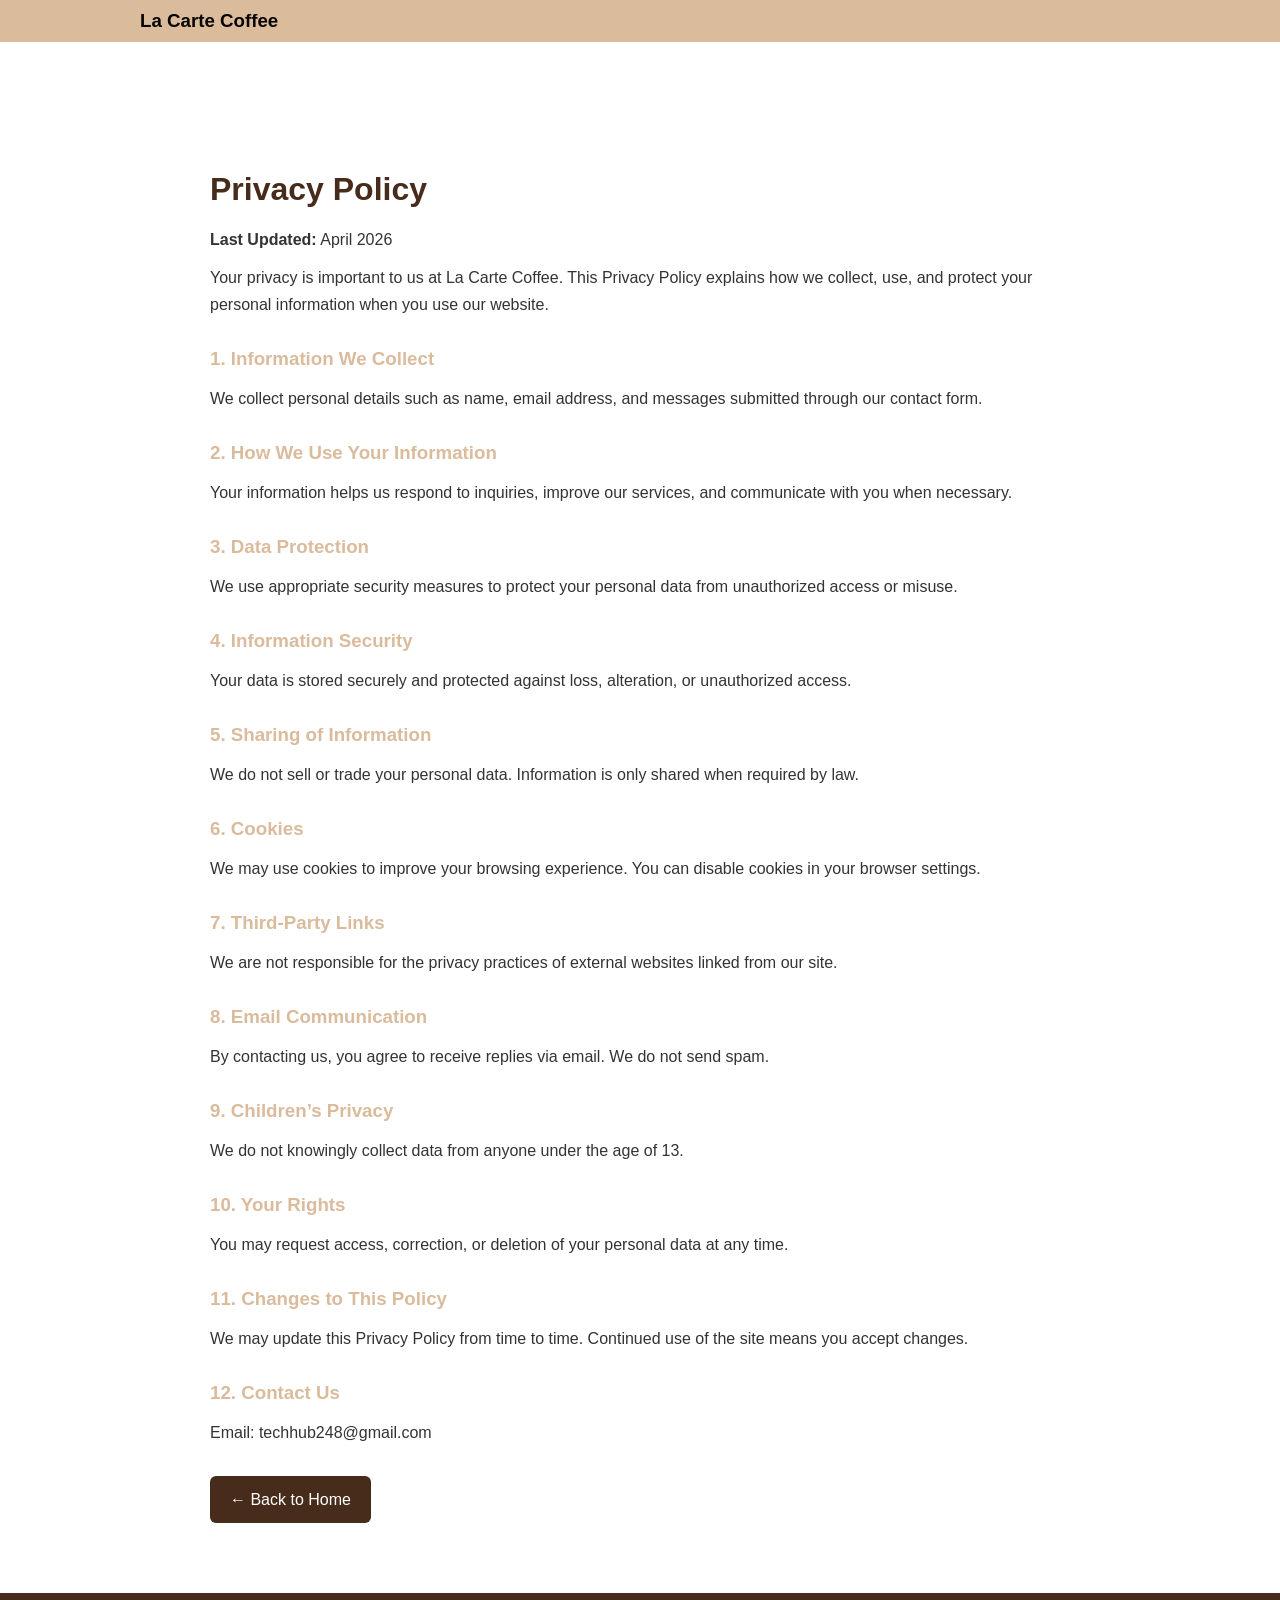
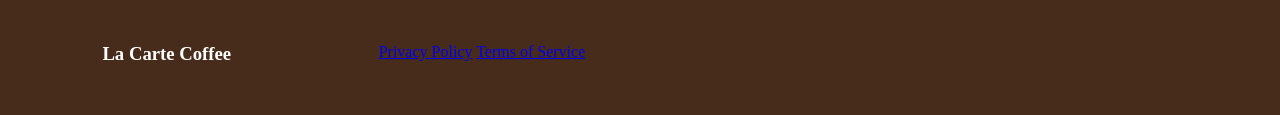
<file: privacy.html>
<!DOCTYPE html>
<html lang="en">
<head>
    <link rel="icon" href="./images/favicon.jpg">
    <meta charset="UTF-8">
    <meta name="viewport" content="width=device-width, initial-scale=1.0">
    <title>Privacy Policy | La Carte Coffee</title>
    <link rel="stylesheet" href="./css/style.css">

    <style>
        .policy-container {
            max-width: 900px;
            margin: 100px auto 50px;
            padding: 20px;
            line-height: 1.7;
        }

        .policy-container h1 {
            font-size: 32px;
            color: #472c1b;
            margin-bottom: 10px;
        }

        .policy-container h3 {
            margin-top: 25px;
            color: #dabb9c;
        }

        .policy-container p {
            margin-top: 10px;
            color: #333;
        }

        .back-btn {
            display: inline-block;
            margin-top: 30px;
            padding: 10px 20px;
            background: #472c1b;
            color: #fff;
            text-decoration: none;
            border-radius: 6px;
            transition: 0.3s ease;
        }

        .back-btn:hover {
            transform: translateY(-3px);
        }
    </style>
</head>

<body>

<!-- Header -->
<div class="header">
    <div class="logo">
        <h3>La Carte Coffee</h3>
    </div>
</div>

<!-- Privacy Policy Content -->
<div class="policy-container">

    <h1>Privacy Policy</h1>
    <p><strong>Last Updated:</strong> April 2026</p>

    <p>Your privacy is important to us at La Carte Coffee. This Privacy Policy explains how we collect, use, and protect your personal information when you use our website.</p>

    <h3>1. Information We Collect</h3>
    <p>We collect personal details such as name, email address, and messages submitted through our contact form.</p>

    <h3>2. How We Use Your Information</h3>
    <p>Your information helps us respond to inquiries, improve our services, and communicate with you when necessary.</p>

    <h3>3. Data Protection</h3>
    <p>We use appropriate security measures to protect your personal data from unauthorized access or misuse.</p>

    <h3>4. Information Security</h3>
    <p>Your data is stored securely and protected against loss, alteration, or unauthorized access.</p>

    <h3>5. Sharing of Information</h3>
    <p>We do not sell or trade your personal data. Information is only shared when required by law.</p>

    <h3>6. Cookies</h3>
    <p>We may use cookies to improve your browsing experience. You can disable cookies in your browser settings.</p>

    <h3>7. Third-Party Links</h3>
    <p>We are not responsible for the privacy practices of external websites linked from our site.</p>

    <h3>8. Email Communication</h3>
    <p>By contacting us, you agree to receive replies via email. We do not send spam.</p>

    <h3>9. Children’s Privacy</h3>
    <p>We do not knowingly collect data from anyone under the age of 13.</p>

    <h3>10. Your Rights</h3>
    <p>You may request access, correction, or deletion of your personal data at any time.</p>

    <h3>11. Changes to This Policy</h3>
    <p>We may update this Privacy Policy from time to time. Continued use of the site means you accept changes.</p>

    <h3>12. Contact Us</h3>
    <p>Email: techhub248@gmail.com</p>

    <a href="index.html" class="back-btn">← Back to Home</a>

</div>

<!-- Footer -->
<footer>
    <div class="footer">
        <div class="name">
            <h3>La Carte Coffee</h3>
        </div>

        <div class="conditions">
            <a href="privacy.html">Privacy Policy</a>
            <a href="terms.html">Terms of Service</a>
        </div>
    </div>
</footer>

</body>
</html>
</file>
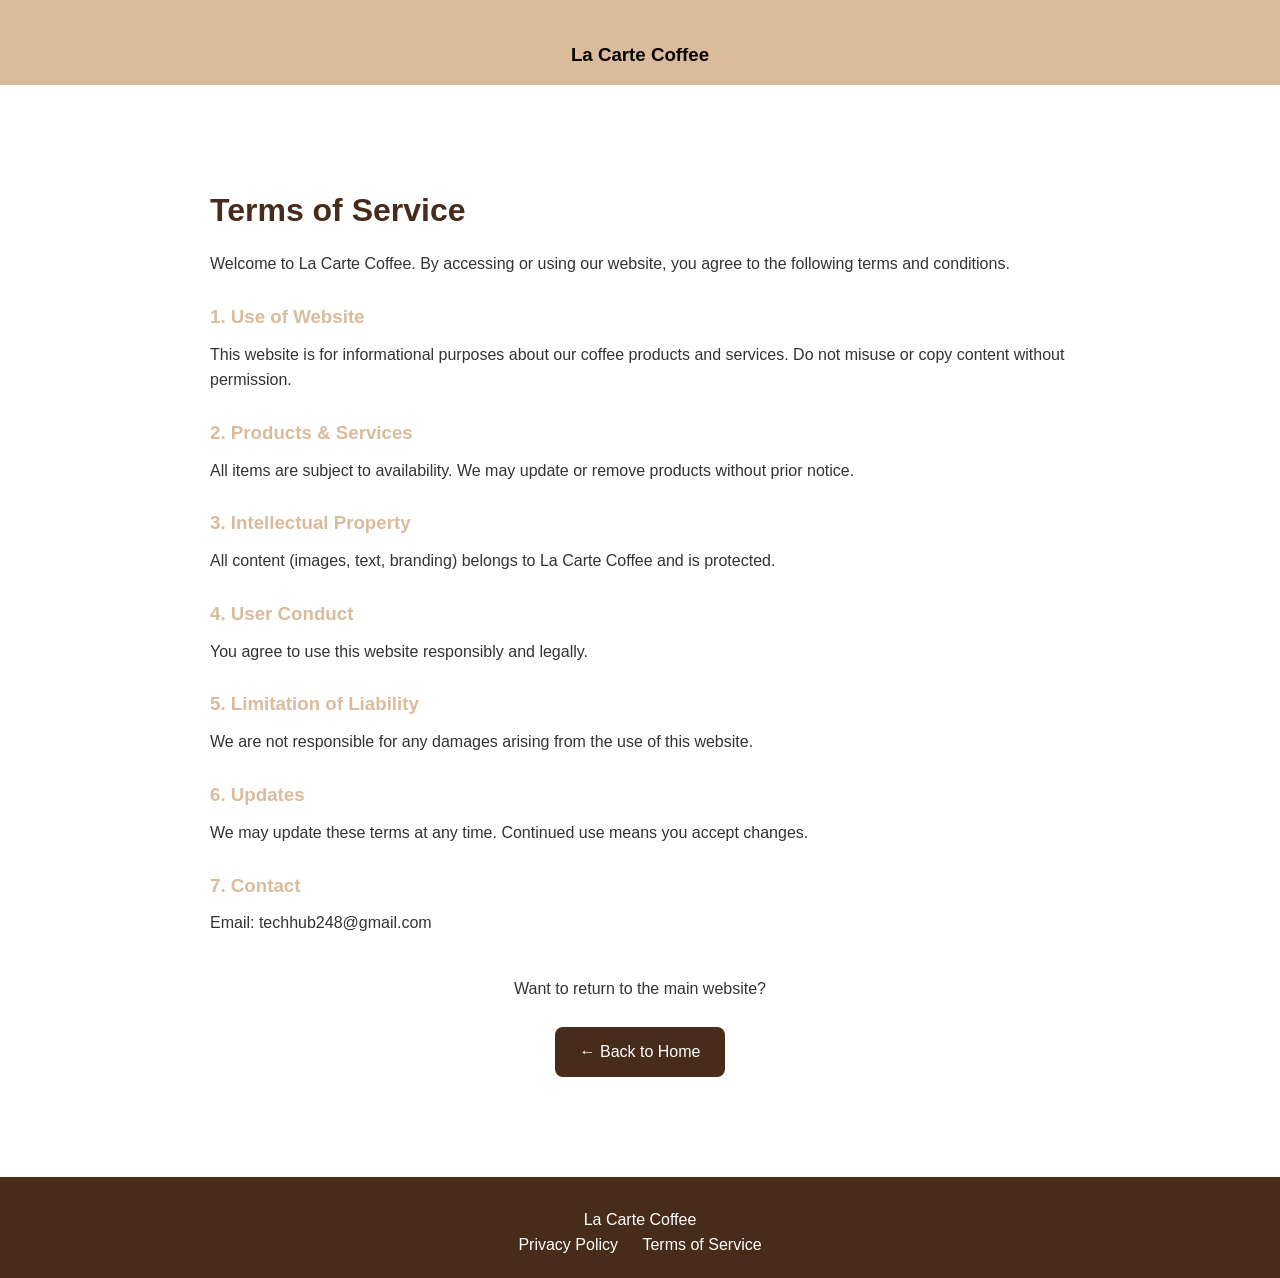
<file: terms of service.html>
<!DOCTYPE html>
<html lang="en">
<head>
    <meta charset="UTF-8">
    <meta name="viewport" content="width=device-width, initial-scale=1.0">
    <title>Terms of Service | La Carte Coffee</title>

    <style>
        *{
            margin: 0;
            padding: 0;
            box-sizing: border-box;
            font-family: Arial, Helvetica, sans-serif;
        }

        body{
            background: #fff;
            color: #333;
            line-height: 1.6;
        }

        /* Header */
        .header{
            background: #dabb9c;
            padding: 15px 20px;
            text-align: center;
        }

        .logo h3{
            color: #080400;
        }

        /* Content */
        .container{
            max-width: 900px;
            margin: 80px auto;
            padding: 20px;
        }

        h1{
            margin-bottom: 15px;
            color: #472c1b;
        }

        h3{
            margin-top: 25px;
            color: #dabb9c;
        }

        p{
            margin-top: 10px;
        }

        /* Back section */
        .back-section{
            margin-top: 40px;
            text-align: center;
        }

        .back-btn{
            display: inline-block;
            padding: 12px 25px;
            background: #472c1b;
            color: #fff;
            text-decoration: none;
            border-radius: 8px;
            transition: 0.3s ease;
        }

        .back-btn:hover{
            transform: translateY(-3px);
            background: #5a3a26;
        }

        /* Footer */
        footer{
            background: #472c1b;
            color: #fff;
            text-align: center;
            padding: 20px;
            margin-top: 40px;
        }

        footer a{
            color: #fff;
            margin: 0 10px;
            text-decoration: none;
        }

        footer a:hover{
            color: #dabb9c;
        }
    </style>
</head>

<body>

<!-- Header -->
<div class="header">
    <div class="logo">
        <h3>La Carte Coffee</h3>
    </div>
</div>

<!-- Terms Content -->
<div class="container">

    <h1>Terms of Service</h1>

    <p>Welcome to La Carte Coffee. By accessing or using our website, you agree to the following terms and conditions.</p>

    <h3>1. Use of Website</h3>
    <p>This website is for informational purposes about our coffee products and services. Do not misuse or copy content without permission.</p>

    <h3>2. Products & Services</h3>
    <p>All items are subject to availability. We may update or remove products without prior notice.</p>

    <h3>3. Intellectual Property</h3>
    <p>All content (images, text, branding) belongs to La Carte Coffee and is protected.</p>

    <h3>4. User Conduct</h3>
    <p>You agree to use this website responsibly and legally.</p>

    <h3>5. Limitation of Liability</h3>
    <p>We are not responsible for any damages arising from the use of this website.</p>

    <h3>6. Updates</h3>
    <p>We may update these terms at any time. Continued use means you accept changes.</p>

    <h3>7. Contact</h3>
    <p>Email: techhub248@gmail.com</p>

    <!-- Back to Home Section -->
    <div class="back-section">
        <p>Want to return to the main website?</p>
        <br>
        <a class="back-btn" href="index.html">← Back to Home</a>
    </div>

</div>

<!-- Footer -->
<footer>
    <p>La Carte Coffee</p>
    <div>
        <a href="privacy.html">Privacy Policy</a>
        <a href="terms.html">Terms of Service</a>
    </div>
</footer>

</body>
</html>
</file>
<file: css/style.css>
*{
    margin: 0;
    padding: 0;
    box-sizing: border-box;
}


html {
    scroll-behavior: smooth;
}

body {
    overflow-x: hidden;
}

/*Colors */
:root{
    --header-color: #dabb9c;
    --header-link: #080400;
    --services-background: #dabb9c;
    --services-text: #cac3b9;
    --footer-color:#472c1b;
}

body{
    font-family: 'Poppins', sans-serif;
        
}

/*Header Section*/
.header{
    position: sticky;
    top: 0;
    z-index: 10;
    display: flex;
    gap: 60vh;
    align-items: center;
    background-color: var(--header-color);
    padding: 10px 20px;
    width: 100%;
}

.logo h3{
    margin-left: 120px;
    color: var(--header-link);
}


/* Navigation Links */
.navs{
    display:flex;
    cursor: pointer;
    gap: 30px;
    align-items: center;
    flex-wrap: wrap;
    
}


.navs a{
    text-decoration: none;
    color: var(--header-link);
    font-size: 15px;
    font-weight: bold;
    cursor: pointer;
    border-bottom: 2px solid transparent;
    transition: border-color 0.3s ease;
}

.navs a:hover{
    border-bottom: 2px solid var(--header-link);
}

.nav-toggle {
    display: none;
}

.menu-toggle {
    display: none;
    font-size: 28px;
    line-height: 1;
    background: none;
    border: none;
    cursor: pointer;
    color: var(--header-link);
}

/* Hero Section */
#home{
    height: 90vh;
    background-image: url('../images/hero background.jpg');
    background-size: cover;
    background-position: center;
    display: flex;
    flex-direction: column;
    justify-content: center;
}

#home h2{
    font-size: 48px;
    margin-top: 0;
    margin-left: 100px;
    color: #fff;
    text-align: left;
    width: 80vh;
    overflow: break-word;
    padding: 20px 10px;
    margin-bottom: 15px;
}

#home p{
    font-size: 20px;
    margin-top: 10px;
    margin-left: 100px;
    color: var(--header-link);
    font-weight: 200;
    text-align: left;
    width: 90vh;
    overflow: break-word;
    padding: 20px 10px;
}

.buttons{
    margin-left: 100px;
    padding: 120px 20px;
    display: flex;
    gap: 60px;
    cursor: pointer;
}

.buttons a:hover{
    transform: translateY(3px);
}

.shop a{
    text-decoration: none;
    color: #fff;
    background-color: var(--header-color);
    padding: 10px 20px;
    font-size: 15px;
    font-weight: bold;
    border-radius: 8px;
}

.contact a{
    text-decoration: none;
    color: #fff;
    background-color: var(--footer-color);
    padding: 10px 20px;
    font-size: 15px;
    font-weight: bold;
    border-radius: 8px;
}




/* Services Section */
#services{
    color: var(--services-text);
    padding: 20px 10px;
    text-align: center;
    margin-left: 60px;
}

#services h3{
    border-bottom: 20px;
    color: var(--header-link);
    margin-bottom: 30px;
    font-size: 28px;
}

#card{
    display: flex;
    justify-content: space-between;
    gap: 25px;
    padding: 40px 10px;
    flex-wrap: wrap;
}

.card1{
    flex: 1;
    min-width: 250px;
    max-width: 300px;
    margin: 0 auto;
    padding: 15px;
    border-radius: 8px;
    transition: all 0.3s ease;
}

.card1 img{
    width: 100%;
    max-width: 120px;
    height: 100px;
    border-radius: 6px;
}

.card1 h3{
    font-size: 18px;
    font-weight: 400;
    font-family: 'Trebuchet MS', 'Lucida Sans Unicode', 'Lucida Grande', 'Lucida Sans', Arial, sans-serif;
    margin: 12px 0;
}

.card1 p{
    word-wrap: break-word;
    font-weight: 600;
    font-size: 16px;
    line-height: 1.4;
}

.card1:hover{
    margin-top: 10px;
    padding: 15px 10px;
    transform: translateY(-5px);
    box-shadow: 0 4px 8px var(--footer-color);
    background-color: var(--header-color);
    color: #fff;
    transition: transform 0.3s ease, box-shadow 0.3s ease;
}


/* About Section */
#about{
   font-family: 'Trebuchet MS', 'Lucida Sans Unicode', 'Lucida Grande', 'Lucida Sans', Arial, sans-serif;
   font-weight: 500;
}


.about{
    display: flex;
}


.desc{
    width: 50%;
    padding: 20px;
    overflow-wrap: break-word;
    background-image: url(../images/description.jpg);
    background-size: cover;
    background-position: center;
    height: 60vh;
}

.desc h3{
    margin-left: 100px;
    color: var(--header-color);
    padding: 20px 10px;
    font-weight: bold;
    font-size: 30px;
}

.desc p{
    margin-left: 100px;
    color: var(--header-link);
    padding: 20px 10px;
    font-size: 20px;
    font-family: Arial, Helvetica, sans-serif;
    font-weight: 500;
}


.desc button{
    margin-left: 100px;
    padding: 10px 20px;
    background-color: var(--header-color);
    color: #fff;
    border: none;
    cursor: pointer;
    font-size: 15px;
    font-weight: bold;
}

.desc a{
    text-decoration: none;
    color: #fff;
}

.desc button:hover{
    background-color: var(--services-background);
    color: #fff;
}


.offers{
    width: 50%;
    padding: 20px;
    background-color: var(--services-background);
    color: #fff;
}


/* about offers */
.offers h4{
    margin-left: 20px;
    text-align: center;
    font-size: 30px;
    color: var(--header-link);
    font-weight: bolder;
    padding: 20px 10px;
}

.offers h3{
    margin-left: 35vh;
    font-size: 30px;
    margin-top: 10px;
    margin-right: 35vh;
    color: var(--header-link);
    font-weight: bolder;
    border-radius: 50%;
    width: 150px;
    height: 150px;
    background-color: #fff;
    display: flex;
    flex-direction: column;
    justify-content: center; /* Horizontally centers text */
    align-items: center;     /* Vertically centers text */
    font-family: sans-serif;
    margin-bottom: 20px;
    animation: pulse 2s infinite
}

.offers h3 span{
    font-size: 25px;
    color: var(--services-background);
}

.offers p{
    margin-left: 20px;
    text-align: center;
    font-size: 20px;
    color: var(--header-link);
    font-weight: 500;
    padding: 10px 5px;
}

.offers button{
    display: block;
    margin: 0 auto;
    padding: 10px 20px;
    background-color: #fff;
    color: var(--header-color);
    border: none;
    cursor: pointer;
    font-size: 15px;
    font-weight: bold;
}
.offers button:hover{
  transform:  translateY(3px);
  cursor: pointer;
}

.offers a{
    text-decoration: none;
    color: var(--header-color);
}

@keyframes pulse {
  0% { transform: scale(1); }
  50% { transform: scale(1.1); }
  100% { transform: scale(1); }
}


/* Management Section */
#management{
    padding: 20px 10px;
    text-align: center;
    background-color: var(--header-color);
    color: var(--header-link);
}

#management h3{
    font-size: 30px;
    text-align: center;
    margin-bottom: 20px;
}

.team{
    display: flex;
    gap: 30px;
    flex-wrap: wrap;
    justify-content: center;
    align-items: center;

}

/* Team Member Cards */

.ceo{
    border-radius: 5px;
    color: #fff;
    padding: 60px 20px ;
    width: 200px;
    margin-right: 10px;
    border-right: 2px solid var(--footer-color);
}

.barista{
    border-radius: 5px;
    background-color: var(--footer-color);
    padding: 60px 20px ;
    color: #fff;
    width: 200px;
   
}

.crm{
    border-radius: 5px;
    padding: 60px 20px ;
    width: 200px;
    color: #fff;
    margin-left: 50px;
    border-left: 2px solid var(--footer-color);
}
.ceo img{
    width: 100px;
    height: 100px;
    border-radius: 50%;
    position: center;
    margin-bottom: 20px;
}

.barista img{
    width: 100px;
    height: 100px;
    border-radius: 50%;
    margin-bottom: 20px;
}

.crm img{
    width: 100px;
    height: 100px;
    border-radius: 50%;
    margin-bottom: 20px;
}


.ceo h4, .barista h4, .crm h4{
    font-size: 20px;
    font-weight: 400;
    font-family: 'Trebuchet MS', 'Lucida Sans Unicode', 'Lucida Grande', 'Lucida Sans', Arial, sans-serif;
    margin-bottom: 20px;
}

.ceo p, .barista p, .crm p{
    font-size: 15px;
    font-weight: 200;
    font-family: 'Trebuchet MS', 'Lucida Sans Unicode', 'Lucida Grande', 'Lucida Sans', Arial, sans-serif;
}

hr{
    border: none;
    border-top: 1px solid var(--footer-color);
    margin: 10px 0;
}

.barista hr{
    border: none;
    border-top: 1px solid var(--header-link);
    margin: 10px 0;
}
/* Hover Effects for Team Members */
.ceo:hover, .barista:hover, .crm:hover {
    transform: translateY(-5px);
    box-shadow: 0 4px 8px rgba(0, 0, 0, 0.2);
    transition: transform 0.3s ease, box-shadow 0.3s ease;
}

/*Menu Section */
#menu{
    padding: 20px 10px;
    color: var(--services-text);
}

.menu{
    display: flex;
    gap: 20px;
 }

.left-side{
    margin-left: 100px;
    justify-content: center;
    align-items: center;
}

.left-side p{
    margin-top: 10px;
    color: var(--header-link);
    font-weight: 200;
    text-align: left;
    width: 500px;
    overflow: break-word;
}

.left-side h3{
    margin-top: 10px;
    color: var(--header-link);
    font-weight: bold;
    text-align: left;
    width: 500px;
    overflow: break-word;
}
.left-side img{
    width: 25px;
    height: 25px;
    border-radius: 5px;
}

.bonafide{
    display: flex;
    align-items: center;
    gap: 10px;
    margin-top: 20px;

}

.right-side{
    margin-right: 100px;
}

.right-side h3{
    margin-top: 10px;
    color: var(--footer-color);
    font-weight: bold;
    text-align: center;
    width: 500px;
    overflow: break-word;
}

.menu-card{
    display: flex;
    gap: 20px;
    margin-top: 20px;
}

.links{
    display: flex;
    gap: 50px;
    margin-top: 50px;
}

.tour a{
    text-decoration: none;
    color: var(--header-link);
    font-size: 15px;
    font-weight: bold;
    padding: 10px 20px;
    background-color: var(--header-color);
    border-radius: 8px;
}

.mail a{
    text-decoration: none;
    background-color: var(--footer-color);
    color:#fff;
    font-size: 15px;
    font-weight: bold;
    padding: 10px 20px;
    background-color: var(--footer-color);
    border-radius: 8px;
}

.menu-card div:hover{
    width: 170px;
    text-align: center;
    margin-right: 10px;
    overflow: break-word;
    transform: translateY(-5px);
    box-shadow: 0 4px 8px rgba(0, 0, 0, 0.2);
    transition: transform 0.3s ease, box-shadow 0.3s ease;
}

.menu-card div:first-of-type(1):hover{
    width: 155px;
    margin-right: 10px;
    overflow: break-word;
    transform: translateY(-5px);
    transition: transform 0.3s ease, box-shadow 0.3s ease;
}

.menu-card div:first-of-type(2):hover{
    width: 155px;
    margin-right: 10px;
    overflow: break-word;
    box-shadow: 0 4px 8px var(--footer-color);
    transform: translateY(-5px);
    transition: transform 0.3s ease, box-shadow 0.3s ease;
}

/* Menu Item Cards */
.cap, .mocha, .flatw, .affo{
    width: 155px;
    padding: 20px;
    text-align: center;
    margin-right: 10px;
    color: var(--header-link);
    border-radius: 5px;
}
.cap img, .mocha img, .flatw img, .affo img{
    width: 80px;
    justify-content: center;
    align-items: center;
    margin-left: auto;
    margin-right: auto;
    height: 80px;
    border-radius: 5px;
    margin-bottom: 10px;
}

.cap p{
    font-size: 15px;
    font-weight: 200;
    font-family: 'Trebuchet MS', 'Lucida Sans Unicode', 'Lucida Grande', 'Lucida Sans', Arial, sans-serif;
    width: 150px;
    overflow: break-word;
}

.mocha p{
    font-size: 15px;
    font-weight: 200;
    font-family: 'Trebuchet MS', 'Lucida Sans Unicode', 'Lucida Grande', 'Lucida Sans', Arial, sans-serif;
    width: 150px;
    overflow: break-word;
}

.flatw p{
    font-size: 15px;
    font-weight: 200;
    font-family: 'Trebuchet MS', 'Lucida Sans Unicode', 'Lucida Grande', 'Lucida Sans', Arial, sans-serif;
    width: 150px;
    overflow: break-word;
}

.affo p{
    font-size: 15px;
    font-weight: 200;
    font-family: 'Trebuchet MS', 'Lucida Sans Unicode', 'Lucida Grande', 'Lucida Sans', Arial, sans-serif;
    width: 150px;
    overflow: break-word;
}

.cap h4, .mocha h4, .flatw h4, .affo h4{
    font-size: 18px;
    font-weight: 400;
    font-family: 'Trebuchet MS', 'Lucida Sans Unicode', 'Lucida Grande', 'Lucida Sans', Arial, sans-serif;
    margin-bottom: 10px;
    text-align: center;
}
 /* Contact-Us Page Section */
 #contact{
    padding: 40px 20px;
 }
   .contact-us{
    display: flex;
    gap: 20px;
    max-width: 1200px;
    margin: 0 auto;
   }

   .form{
    flex: 1;
    min-width: 280px;
    padding: 20px;
   }

   .form h3{
    font-family: 'Trebuchet MS', 'Lucida Sans Unicode', 'Lucida Grande', 'Lucida Sans', Arial, sans-serif;
    font-weight: 400;
    text-shadow: 0 0 20px var(--footer-color);
    color: var(--footer-color);
    font-size: 24px;
    margin-bottom: 5px;
   }

   .form p{
    font-family: 'Segoe UI', Tahoma, Geneva, Verdana, sans-serif;
    font-weight: bold;
    color: var(--header-color);
    font-size: 36px;
    margin-bottom: 20px;
   }

   form{
    padding: 15px 0;
    font-family: Verdana, Geneva, Tahoma, sans-serif;
    font-weight: 400;
    font-size: 14px;
   }

   #contact-us label{
    display: block;
    padding-bottom: 8px;
    color: var(--header-color);
    font-size: 16px;
    font-weight: 500;
    margin-top: 12px;
   }

   #contact-us input{
    width: 100%;
    padding: 10px;
    border-radius: 5px;
    border: 2px solid #ddd;
    margin-top: 5px;
    margin-bottom: 15px;
    box-sizing: border-box;
    font-size: 14px;
    transition: border-color 0.3s ease;
   }

   #contact-us input:focus{
    outline: none;
    border-color: var(--footer-color);
   }

   #contact-us textarea{
    width: 100%;
    padding: 10px;
    border-radius: 5px;
    border: 2px solid #ddd;
    margin-top: 5px;
    margin-bottom: 15px;
    box-sizing: border-box;
    font-size: 14px;
    min-height: 120px;
    resize: vertical;
    transition: border-color 0.3s ease;
   }

   #contact-us textarea:focus{
    outline: none;
    border-color: var(--footer-color);
   }

   #contact-us button{
    padding: 12px 30px;
    border-radius: 8px;
    width: 100%;
    max-width: 250px;
    background-color: var(--footer-color);
    color: #fff;
    border: none;
    font-size: 15px;
    font-weight: bold;
    cursor: pointer;
    transition: background-color 0.3s ease;
   }

   #contact-us button:hover{
    background-color: #5a3a26;
   }

    .form-section{
        background-color: var(--footer-color);
        flex: 1;
        min-width: 280px;
        color: #fff;
        padding: 25px;
        font-weight: 300;
        font-family: Arial, Helvetica, sans-serif;
        border-radius: 8px;
    }

    .form-section h5{
        font-size: 16px;
        color: #fff;
        padding: 0;
        font-style: italic;
        font-weight: 200;
        font-family: Verdana, Geneva, Tahoma, sans-serif;
        overflow: break-word;
        margin-bottom: 30px;
        line-height: 1.5;
    }

    .form-section img{
        filter: invert(100%) sepia(0%) saturate(7498%) hue-rotate(193deg) brightness(109%) contrast(101%);
        width: 30px;
        height: 30px;
        margin-bottom: 10px;
    }

    .icons{
        display: grid;
        align-items: center;
        gap: 20px;
        grid-template-columns: 1fr 1fr;
    }

    .column{
        padding: 10px;
        text-align: center;
    }

    .column h3{
        font-size: 16px;
        margin-bottom: 8px;
        font-weight: 500;
    }

    .column p{
        font-size: 14px;
        word-wrap: break-word;
    }

    /* Testimonial Section */
    #testimonials{
        font-family: 'Trebuchet MS', 'Lucida Sans Unicode', 'Lucida Grande', 'Lucida Sans', Arial, sans-serif;
    }

    .test{
        background: url(../images/test.jpg);
        background-size: cover;
        background-position: center;
        height: 200px;
        width: 100%;
        padding: 130px 20px;
    }

    .test h3{
        color: #fff;
        font-size: 24px;
        text-align: center;
        font-weight: bolder;
        font-family: Cambria, Cochin, Georgia, Times, 'Times New Roman', serif;
        text-shadow: 0 0 10px var(--footer-color);
    }

    #section{
        margin-left: 100px;
    }

    .testimonial-cards{
      display: grid;
      grid-template-columns: repeat(3, 1fr);
      gap: 30px;
      padding: 30px 10px;
      margin-bottom: 30px;
    }

    /* Styling the Customer 1 Card */
    .customer1{
         display: flex;
         gap: 10px;
         width: 330px;
         justify-content: center;
         align-items: center;
         border-radius: 8px;
         margin-right: 20px;
         box-shadow: 0 0 10px var(--footer-color);
    }

    .customer1 img{
        width: 90px;
        height: 90px;
        border-radius: 50%;
        margin-left: 20px;
    }

    q{
         width: 100px;
         overflow: break-word;
         margin-right: 30px;
         margin-bottom: 50px;
         font-size: 14px;
         font-style: italic;
    }

    .customer1-desc, .customer1-desc q{
        margin-right: 5px;
        margin-top: 10px;
        padding: 10px 5px;
        width: 350px;
        overflow: break-word;
    }

    .customer1-desc h3{
        font-size: 16px;
        font-weight: bold;
        margin-bottom: 5px;
        margin-top: 10px;

    }

    /* Styling the Customer 2 Card */
    .customer2{
         display: flex;
         gap: 10px;
         background-color: var(--footer-color);
         color: #fff;
         transform: translateY(25px);
         width: 330px;
         justify-content: center;
         align-items: center;
         border-radius: 8px;
         margin-right: 20px;
         box-shadow: 0 0 10px var(--footer-color);
    }

    .customer2 img{
        width: 90px;
        height: 90px;
        border-radius: 50%;
        margin-left: 20px;
    }

    q{
         width: 100px;
         overflow: break-word;
         margin-right: 30px;
         margin-bottom: 50px;
         font-size: 14px;
         font-style: italic;
    }

    .customer2-desc, .customer2-desc q{
        margin-right: 15px;
        width: 200px;
        overflow: break-word;
    }

    .customer2-desc h3{
        font-size: 16px;
        font-weight: bold;
        margin-bottom: 5px;
        margin-top: 20px;
    }

    /* Styling the Customer 3 Card */
    .customer3{
         display: flex;
         gap: 10px;
         width: 330px;
         justify-content: center;
         align-items: center;
         border-radius: 8px;
         margin-right: 20px;
         box-shadow: 0 0 10px var(--footer-color);
    }

    .customer3 img{
        width: 90px;
        height: 90px;
        border-radius: 50%;
        margin-left: 20px;
    }

    q{
         width: 100px;
         overflow: break-word;
         margin-right: 30px;
         margin-bottom: 50px;
         font-size: 14px;
         font-style: italic;
    }

    .customer3-desc, .customer3-desc q{
        margin-right: 15px;
        width: 200px;
        overflow: break-word;
    }

    .customer3-desc h3{
        font-size: 16px;
        font-weight: bold;
        margin-bottom: 5px;
        margin-top: 20px;
    }

    /* Styling the Customer 4 Card */
    .card4{
         display: flex;
         gap: 10px;
         width: 330px;
         justify-content: center;
         align-items: center;
         border-radius: 8px;
         width: 330px;
         margin-top: 30px;
         padding: 20px;
         background-color: var(--footer-color);
         color: #fff;
         margin-right: 20px;
         box-shadow: 0 0 10px var(--footer-color);
    }

    .card4 img{
        width: 90px;
        height: 90px;
        border-radius: 50%;
        margin-left: 20px;
    }

    q{
         width: 100px;
         overflow: break-word;
         margin-right: 30px;
         margin-bottom: 50px;
         font-size: 14px;
         margin-top: 20px;
         font-style: italic;
    }

    .card4-desc, .card4-desc q{
        margin-right: 15px;
        width: 200px;
        overflow: break-word;
    }

    .card4-desc h3{
        font-size: 16px;
        font-weight: bold;
        margin-bottom: 5px;
        margin-top: 20px;
    }

    /* Styling the Customer 5 Card */
    .customer5  {
         display: flex;
         gap: 10px;
         width: 330px;
         justify-content: center;
         align-items: center;
         transform: translateY(50px);
         border-radius: 8px;
         margin-right: 20px;
         box-shadow: 0 0 10px var(--footer-color);
    }

    .customer5 img{
        width: 90px;
        height: 90px;
        border-radius: 50%;
        margin-left: 20px;
    }

    q{
         width: 100px;
         overflow: break-word;
         margin-right: 30px;
         margin-bottom: 50px;
         font-size: 14px;
         font-style: italic;
    }

    .customer5-desc, .customer5-desc q{
        margin-right: 15px;
        width: 200px;
        overflow: break-word;
    }

    .customer5-desc h3{
        font-size: 16px;
        font-weight: bold;
        margin-bottom: 5px;
        margin-top: 20px;
    }

    /* Styling the Customer 6 Card */
    .customer6  {
         display: flex;
         gap: 10px;
         width: 330px;
         justify-content: center;
         align-items: center;
         border-radius: 8px;
         width: 330px;
         background-color: var(--footer-color);
         color: #fff;
         margin-right: 20px;
         box-shadow: 0 0 10px var(--footer-color);
    }

    .customer6 img{
        width: 90px;
        height: 90px;
        border-radius: 50%;
        margin-left: 20px;
    }

    q{
         width: 100px;
         overflow: break-word;
         margin-right: 30px;
         margin-bottom: 50px;
         font-size: 14px;
         font-style: italic;
    }

    .customer6-desc, .customer6-desc q{
        margin-right: 15px;
        width: 200px;
        overflow: break-word;
    }

    .customer6-desc h3{
        font-size: 16px;
        font-weight: bold;
        margin-bottom: 5px;
        margin-top: 20px;
    }

    /* Testimonial Card Hover Effects */
    .customer1:hover, .customer2:hover, .customer3:hover, .card4:hover, .customer5:hover, .customer6:hover {
        transform: translateY(5px);
        box-shadow: 0 4px 8px rgba(0, 0, 0, 0.2);
        transition: transform 0.3s ease, box-shadow 0.3s ease;
    }

    /* Graph Section */
      #graph{
        padding: 60px 20px;
        font-weight: 500;
        display: flex;
        gap: 200px;
        margin-left: 100px;
        
      }
             /* GRAPH ICON FIX */
.infos img,
.clients img,
.teams img {
  width: 100%;
  height: 100%;
  object-fit: contain;
  display: block;
}

/* GRAPH ICON CONTAINERS */
.infos,
.clients,
.teams {
  display: flex;
  align-items: center;
  justify-content: center;
  width: 60px;
  height: 60px;
  padding: 12px; /* 👈 THIS CREATES SPACE INSIDE */
  border-radius: 15px;
  background-color: var(--header-color);
  filter: brightness(0) invert(1); /* safe filter */
}

/* IMAGE INSIDE */
.infos img,
.clients img,
.teams img {
  width: 100%;
  height: 100%;
  object-fit: contain;
}
      .info{
        display: flex;
        gap: 10px;
        justify-content: center;
        align-items: center;
      }

      .infos{
        background-color: var(--footer-color);
        padding: 10px 5px;
        border-radius: 20px;
        height: 50px;
        width: 50px;
        margin-top: 10px;
        margin-left: 10px;
        filter: invert(100%) sepia(0%) saturate(7498%) hue-rotate(193deg) brightness(109%) contrast(101%);
      }
     
      .info h3{
        font-weight: bolder;
        font-size: 30px;
        font-family: 'Trebuchet MS', 'Lucida Sans Unicode', 'Lucida Grande', 'Lucida Sans', Arial, sans-serif;
        color: var(--footer-color);
      }

       .client{
        display: flex;
        gap: 10px;
        justify-content: center;
        align-items: center;
      }

      .clients{
        background-color: var(--header-color);
        padding: 20px 10px;
        border-radius: 20px;
        height: 50px;
        width: 50px;
        filter: invert(100%) sepia(0%) saturate(7498%) hue-rotate(193deg) brightness(109%) contrast(101%);
      }
     
      .client h3{
        font-weight: bolder;
        font-size: 30px;
        font-family: 'Trebuchet MS', 'Lucida Sans Unicode', 'Lucida Grande', 'Lucida Sans', Arial, sans-serif;
        color: var(--footer-color);
      }

        .team{
        display: flex;
        gap: 10px;
        justify-content: center;
        align-items: center;
      }

      .teams{
        background-color: var(--header-color);
        padding: 20px 10px;
        border-radius: 20px;
        height: 50px;
        width: 50px;
        margin-right: 10px;
        margin-left: 10px;
        filter: invert(100%) sepia(0%) saturate(7498%) hue-rotate(193deg) brightness(109%) contrast(101%);
      }
     
      .team h3{
        font-weight: bolder;
        font-size: 30px;
        font-family: 'Trebuchet MS', 'Lucida Sans Unicode', 'Lucida Grande', 'Lucida Sans', Arial, sans-serif;
        color: var(--footer-color);
      }

      /* Hover Effects*/
      .info:hover, .client:hover, .team:hover{
         transform: translateX(5px);
         border-radius: 10px;
         background: var(--header-color);
         color: white;
         font-size: 15px;
         padding: 10px 5px;
         margin-right: 20px;
      }
/*Footer Section */
/* ===== FOOTER MAIN ===== */
footer {
  background: var(--footer-color);
  color:  #fff;
  font-family: serif;
}

/* ===== TOP FOOTER GRID ===== */
.footer {
  display: grid;
  grid-template-columns: repeat(4, 1fr);
  gap: 30px;
  padding: 50px 8%;
}

/* ===== COLUMN STYLING ===== */
.footer-col h3 {
  font-size: 18px;
  margin-bottom: 15px;
  color: #dabb9c;
}

.footer-col p {
  font-size: 14px;
  line-height: 1.6;
  margin-bottom: 15px;
}

/* ===== LISTS ===== */
.footer-col ul {
  list-style: none;
  padding: 0;
}

.footer-col ul li {
  margin: 10px 0;
  font-size: 14px;
}

.footer-col ul li a {
  text-decoration: none;
  color: #ccc;
  transition: 0.3s ease;
}

.footer-col ul li a:hover {
  color: #dabb9c;
}

/* ===== INFO (ADDRESS & PHONE) ===== */
.info {
  display: flex;
  align-items: center;
  gap: 10px;
}

.info span{
    margin-left: 0px;
    text-align: left;
}

.info img {
  width: 18px;
}

/* ===== BOTTOM FOOTER ===== */
.footer-bottom {
  border-top: 1px solid rgba(255,255,255,0.1);
  padding: 25px 8%;
  text-align: center;
}

/* BRAND */


.velvet {
  display: flex;
  align-items: center;
  justify-content: center;
  gap: 150px;
}

.brand img {
  width: 30px;
}

.brand h3 {
    margin-top: -20px;
  font-size: 20px;
  color: #dabb9c;
}

/* LINKS */
.footer-links {
  margin: 15px 0;
}



.footer-links a {
  text-decoration: none;
  color: #ccc;
  margin: 0 10px;
  font-size: 14px;
  transition: 0.3s;
}

.footer-links a:hover {
  color: #dabb9c;
}

/* SOCIAL ICONS */
.socials {
  margin: 15px 0;
}

.socials a img {
  width: 22px;
  margin: 0 6px;
  transition: transform 0.3s ease;
}

.socials a img:hover {
  transform: scale(1.2);
}

/* COPYRIGHT */
.footer-bottom p {
    margin-top: 20px;
  font-size: 13px;
  color: #aaa;
}

/* ===== RESPONSIVENESS ===== */

/* Tablet */
@media (max-width: 900px) {
  .footer {
    grid-template-columns: repeat(2, 1fr);
  }
}

/* Mobile */
@media (max-width: 500px) {
  .footer {
    grid-template-columns: 1fr;
    text-align: center;
  }

  .info {
    justify-content: center;
  }

  .brand {
    flex-direction: column;
  }

  .footer-links a {
    display: inline-block;
    margin: 5px;
  }
}
.reveal.active {
    opacity: 1;
    transform: translateY(0) scale(1);
}

/* Stagger animation for children */
.reveal .card1,
.reveal .cap,
.reveal .mocha,
.reveal .flatw,
.reveal .affo,
.reveal .ceo,
.reveal .barista,
.reveal .crm {
    opacity: 0;
    transform: translateY(40px);
    transition: all 0.6s ease;
}

.reveal.active .card1:nth-child(1),
.reveal.active .cap:nth-child(1) { transition-delay: 0.1s; }

.reveal.active .card1:nth-child(2),
.reveal.active .mocha:nth-child(2) { transition-delay: 0.2s; }

.reveal.active .card1:nth-child(3),
.reveal.active .flatw:nth-child(3) { transition-delay: 0.3s; }

.reveal.active .card1:nth-child(4),
.reveal.active .affo:nth-child(4) { transition-delay: 0.4s; }

.reveal.active .card1,
.reveal.active .cap,
.reveal.active .mocha,
.reveal.active .flatw,
.reveal.active .affo,
.reveal.active .ceo,
.reveal.active .barista,
.reveal.active .crm {
    opacity: 1;
    transform: translateY(0);
}

#home h2 {
    animation: fadeSlideDown 1s ease forwards;
}

#home p {
    animation: fadeSlideUp 1.2s ease forwards;
}

.buttons {
    animation: fadeIn 1.5s ease forwards;
}

@keyframes fadeSlideDown {
    from {
        opacity: 0;
        transform: translateY(-40px);
    }
    to {
        opacity: 1;
        transform: translateY(0);
    }
}

@keyframes fadeSlideUp {
    from {
        opacity: 0;
        transform: translateY(40px);
    }
    to {
        opacity: 1;
        transform: translateY(0);
    }
}

@keyframes fadeIn {
    from { opacity: 0; }
    to { opacity: 1; }
}
button, .shop a, .contact a, .tour a, .mail a {
    transition: all 0.3s ease;
}

button:hover,
.shop a:hover,
.contact a:hover,
.tour a:hover,
.mail a:hover {
    transform: translateY(-3px) scale(1.05);
    box-shadow: 0 10px 20px rgba(0,0,0,0.2);
}

/* Cards */
.card1, .cap, .mocha, .flatw, .affo {
    transition: all 0.4s ease;
}

.card1:hover,
.cap:hover,
.mocha:hover,
.flatw:hover,
.affo:hover {
    transform: translateY(-10px) scale(1.04);
    box-shadow: 0 12px 25px rgba(0,0,0,0.25);
}
#home {
    background-attachment: fixed;
}



/* Responsive Design */
@media (max-width: 768px) {
    /* Header */
    .header {
        display: flex;
        justify-content: space-between;
        gap: 10px;
        padding: 10px;
        position: sticky;
        top: 0;
        z-index: 1000;
    }

    .logo h3 {
        margin-left: 20px;
        text-align: center;
    }

    .navs {
        position: absolute;
        top: 100%;
        right: 0;
        width: 250px;
        flex-direction: column;
        gap: 10px;
        padding: 10px;
        background-color: var(--header-color);
        transform: translateX(100%);
        transition: transform 0.3s ease;
        z-index: 1001;
        display: none;
        visibility: hidden;
    }

    .menu-toggle {
        display: block;
        margin-right: 20px;
    }

    .navs a {
        font-size: 14px;
        padding: 10px 0;
        width: 100%;
        text-align: center;
        border-bottom: 1px solid rgba(0, 0, 0, 0.08);
    }

    .nav-toggle:checked + .menu-toggle + .navs {
        transform: translateX(0);
        display: flex;
        visibility: visible;
    }

    /* Hero Section */
    #home{
        height: auto;
        margin-bottom: 10px;
    }
    #home h2 {
        margin-left: 40px;
        width: 100%;
        max-width: 300px;
        overflow: break-word;
        font-size: 32px;
        margin-top: 40vh;
    }

    #home p {
        font-size: 16px;
        margin-left: 40px;
        width: 100%;
        max-width: 300px;
        overflow: break-word;
    }

    .buttons {
        padding: 100px 20px;
        margin-left: 20px;
        gap: 30px;
        margin-bottom: 30px;
        flex-wrap: wrap;
    }

    /* Services Section */
    #services {
        margin-left: 0;
        padding: 20px 10px;
    }

    #services h3 {
        font-size: 24px;
        margin-bottom: 20px;
    }

    #card {
        flex-direction: column;
        gap: 20px;
        padding: 20px 10px;
    }

    .card1 {
        max-width: 100%;
        min-width: auto;
    }

    .card1 p {
        font-size: 14px;
    }

    /* About Section */
    .about {
        flex-direction: column;
    }

    .desc, .offers {
        width: 100%;
        margin-left: 0;
        margin-right: 0;
        text-align: center;
    }

    .desc h3, .desc p, .desc button {
        margin-left: 0;
        margin-right: 0;
        padding: 10px;
    }

    
    .offers h3 {
        margin-left: auto;
        margin-right: auto;
    }

    .offers h4 {
        margin-left: 0;
    }

    .offers p {
        margin-left: 0;
    }

    /* Contact Section */
    .contact-us {
        flex-direction: column;
        margin-left: 0;
        gap: 20px;
        padding: 0 10px;
    }

    .form,
    .form-section {
        width: 100%;
        flex: none;
    }

    .form {
        margin-bottom: 10px;
    }

    .form-section h5 {
        width: 100%;
        margin: 0 0 20px;
    }

    .icons {
        grid-template-columns: 1fr;
    }

    .form-section img {
        margin-left: 0;
    }

    /* Testimonials */
    #section {
        margin-left: 20px;
        margin-right: 20px;
    }

    .testimonial-cards {
        grid-template-columns: 1fr;
        gap: 20px;
        width: 50px;
        margin-right: 120px;
        padding: 20px 10px;
    }

    .customer1, .customer2, .customer3, .card4, .customer5, .customer6 {
        width: auto;
        margin-right: 20px;
        flex-direction: column;
    }
    
    q{
        width: 100px;
        overflow: break-word;   
    }

    .customer2 {
        transform: translateY(0);
    }

    .customer5 {
        transform: translateY(0);
    }

    /* Footer */
    .footer {
        flex-direction: column;
        text-align: center;
        gap: 15px;
    }

    .name h3, .name p {
        margin-left: 0;
        margin: 0;
    }

    #socials {
        justify-content: center;
        margin: 10px 0;
    }

    .conditions {
        justify-content: center;
        margin: 0;
    }
}

@media (max-width: 480px) {
    /* Header */
    .header {
        position: sticky;
        top: 0;
        z-index: 1000;
    }

    /* Hero Section */
    #home h2 {
        font-size: 24px;
        margin-top: 5vh;
    }

    #home p {
        font-size: 14px;
    }

    .buttons {
        padding: 10px;
        gap: 10px;
    }

    .buttons a {
        padding: 8px 16px;
        font-size: 14px;
    }

    /* Customer cards margin adjustment for mobile */
    .customer1, .customer2, .customer3, .card4, .customer5, .customer6 {
        margin-right: 20px;
    }
}

/* Additional responsive refinements */
@media (max-width: 768px) {
    .menu {
        flex-direction: column;
        align-items: center;
        gap: 20px;
    }

    .left-side,
    .right-side {
        margin: 0 20px;
        width: auto;
    }

    .left-side h3,
    .left-side p,
    .right-side h3 {
        width: auto;
    }

    .menu-card {
        flex-direction: column;
        align-items: center;
        gap: 20px;
    }

    .cap,
    .mocha,
    .flatw,
    .affo {
        width: 100%;
        max-width: 320px;
        margin: 0 auto;
    }

    .links {
        flex-direction: column;
        gap: 30px;
        margin-bottom: 10px;
        align-items: stretch;
    }

    .tour a,
    .mail a {
        width: 100%;
        text-align: center;
    }

    .team {
        flex-direction: column;
        gap: 20px;
    }

    .ceo,
    .barista,
    .crm {
        width: 100%;
        max-width: 360px;
        margin: 0 auto;
        border-left: none;
        border-right: none;
    }

    .crm {
        margin-left: 0;
    }

    .contact-us {
        flex-direction: column;
        margin-left: 0;
        gap: 20px;
        padding: 0 20px;
    }

    .form,
    .form-section {
        width: 100%;
        max-width: 700px;
        margin: 0 auto;
    }

    .form-section h5 {
        width: auto;
        margin: 0 0 20px;
    }

    .icons {
        width: 100%;
        max-width: 460px;
        margin: 0 auto;
        grid-template-columns: 1fr;
    }

    #contact-us input,
    #contact-us textarea {
        width: 100%;
        max-width: 100%;
    }

    #contact-us button {
        width: 100%;
        max-width: 100%;
    }
}

@media (max-width: 480px) {
    .menu-card div:hover {
        width: auto;
    }

    .offers h3 {
        margin-left: 70px;
        margin-right: 0;
    }

    .column h3,
    .column p {
        font-size: 16px;
    }

    .icons {
        gap: 10px;
    }

    .form p {
        font-size: 32px;
    }

    .contact-us {
        padding: 0 10px;
    }

    /* Testimonials Mobile */
    #section {
        margin-left: 10px;
        margin-right: 10px;
    }

    .testimonial-cards {
        padding: 15px 5px;
        gap: 15px;
    }

    .customer1, .customer2, .customer3, .card4, .customer5, .customer6 {
        width: 100%;
    }
}

/* =========================
   iPad air Responsiveness ONLY
   ========================= */
@media (min-width: 768px) and (max-width: 1024px) {

    /* Header */
    .header {
        padding: 10px 30px;
    }

    .logo h3 {
        margin-left: 20px;
    }

    .navs {
        gap: 15px;
    }

    /* Hero */
    #home h2 {
        font-size: 36px;
        margin-left: 40px;
        max-width: 500px;
    }

    #home p {
        font-size: 18px;
        margin-left: 40px;
        max-width: 500px;
    }

    .buttons {
        margin-left: 40px;
        gap: 20px;
        padding: 40px 0;
    }

    /* Services */
    #card {
        justify-content: center;
    }

    .card1 {
        flex: 1 1 40%;
        max-width: 45%;
    }

    /* About */
    .about {
        flex-wrap: wrap;
    }

    .desc, .offers {
        flex: 1 1 100%;
        height: auto;
    }

    /* Menu */
    .menu {
        flex-direction: column;
        align-items: center;
    }

    .left-side, .right-side {
        margin: 0;
        text-align: center;
    }

    .menu-card {
        flex-wrap: wrap;
        justify-content: center;
    }

    /* Team */
    .team {
        justify-content: center;
    }

    .ceo, .barista, .crm {
        width: 250px;
    }

    /* Contact */
    .contact-us {
        flex-direction: column;
        padding: 0 30px;
    }

    .icons {
        grid-template-columns: 1fr 1fr;
    }
}
/* =========================
   GRAPH RESPONSIVE FIX ONLY
   (does NOT affect existing responsiveness)
   ========================= */

@media (max-width: 1024px) {
    #graph {
        gap: 60px;
        margin-left: 0;
        justify-content: center;
        flex-wrap: wrap;
    }

    #graph > div {
        flex: 1 1 200px;
        max-width: 250px;
        text-align: center;
    }
}

@media (max-width: 768px) {
    #graph {
        flex-direction: column;
        align-items: center;
        gap: 25px;
        margin-left: 0;
        padding: 40px 10px;
    }

    #graph > div {
        width: 100%;
        max-width: 300px;
        justify-content: center;
    }

    .info,
    .client,
    .team {
        justify-content: center;
        text-align: center;
    }
}

@media (max-width: 480px) {
    #graph {
        gap: 20px;
        padding: 30px 10px;
    }

    #graph img {
        width: 60px;
        height: 60px;
    }

    #graph h3 {
        font-size: 18px;
    }

    #graph p {
        font-size: 14px;
    }
}

/* =========================
   FOOTER + GRAPH RESPONSIVE ADD-ON ONLY
   (does NOT affect existing styles)
   ========================= */


/* 📱 SMALL PHONES (iPhone SE, small Android) */
@media (max-width: 480px) {

  /* GRAPH */
  #graph {
    flex-direction: column;
    align-items: center;
    gap: 20px;
    margin-left: 0;
    padding: 30px 10px;
  }

  #graph > div {
    width: 100%;
    max-width: 260px;
    justify-content: center;
  }

  #graph h3 {
    font-size: 20px;
  }

  #graph p {
    font-size: 14px;
  }

  /* FOOTER */
  .footer {
    grid-template-columns: 1fr;
    text-align: center;
    gap: 20px;
  }

  .footer .info {
    justify-content: center;
  }

  .velvet {
    flex-direction: column;
    gap: 15px;
  }

  .footer-links {
    display: flex;
    flex-wrap: wrap;
    justify-content: center;
  }

  .footer-links a {
    margin: 5px;
  }
}


/* 📱 ANDROID (medium phones) */
@media (min-width: 481px) and (max-width: 767px) {

  /* GRAPH */
  #graph {
    flex-wrap: wrap;
    justify-content: center;
    gap: 30px;
    margin-left: 0;
  }

  #graph > div {
    flex: 1 1 200px;
    max-width: 220px;
    justify-content: center;
  }

  /* FOOTER */
  .footer {
    grid-template-columns: repeat(2, 1fr);
    gap: 20px;
  }

  .velvet {
    flex-direction: column;
    gap: 20px;
  }
}


/* 📲 IPAD (standard tablets) */
@media (min-width: 768px) and (max-width: 1024px) {

  /* GRAPH */
  #graph {
    flex-wrap: wrap;
    justify-content: center;
    gap: 40px;
    margin-left: 0;
  }

  #graph > div {
    flex: 1 1 250px;
    max-width: 280px;
  }

  /* FOOTER */
  .footer {
    grid-template-columns: repeat(2, 1fr);
  }

  .velvet {
    gap: 40px;
    flex-wrap: wrap;
    justify-content: center;
  }
}


/* 📲 IPAD PRO (large tablets) */
@media (min-width: 1025px) and (max-width: 1366px) {

  /* GRAPH */
  #graph {
    justify-content: space-evenly;
    gap: 60px;
    margin-left: 0;
  }

  #graph > div {
    max-width: 300px;
  }

  /* FOOTER */
  .footer {
    grid-template-columns: repeat(4, 1fr);
  }

  .velvet {
    justify-content: space-between;
    gap: 80px;
  }
}
</file>
